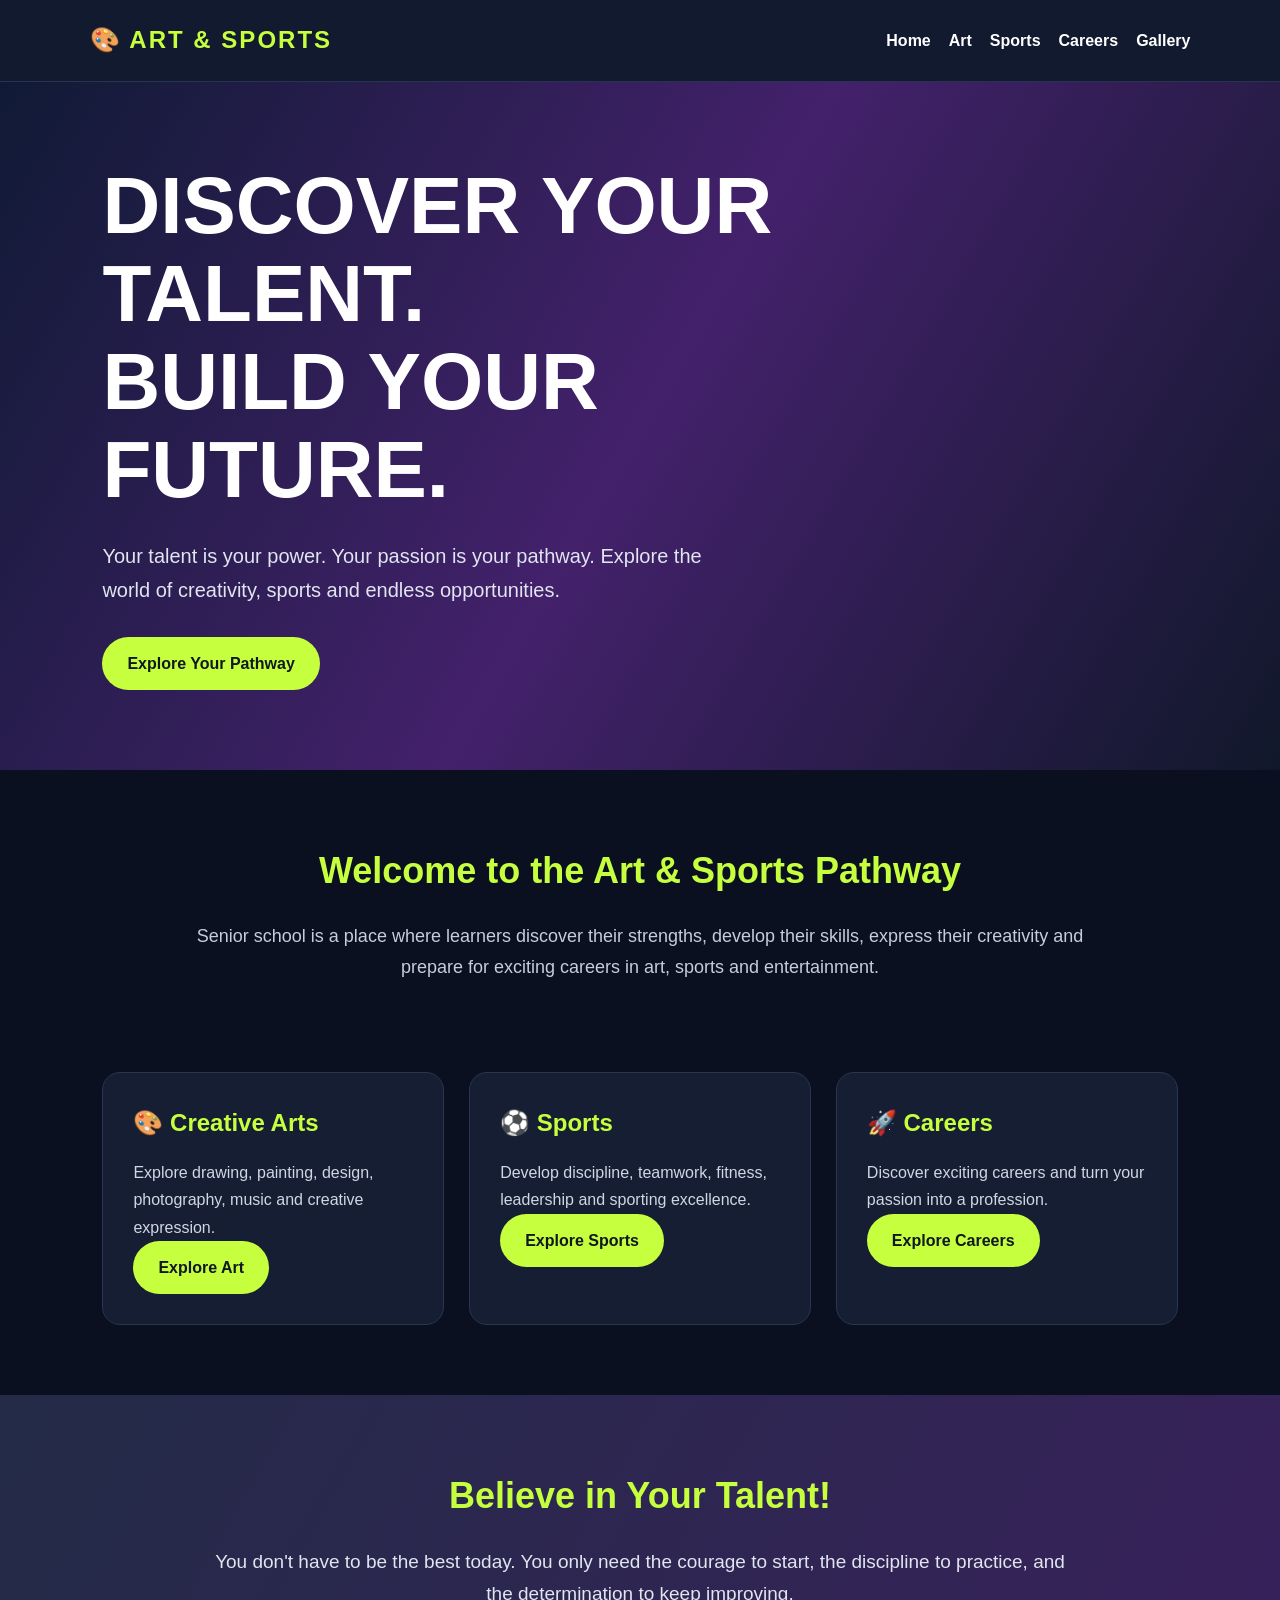
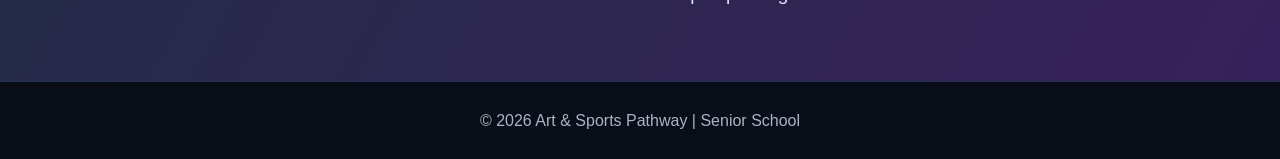
<file: index.html>
<!DOCTYPE html>
<html lang="en">
<head>
    <meta charset="UTF-8">
    <meta name="viewport" content="width=device-width, initial-scale=1.0">
    <title>Art & Sports Pathway | Senior School</title>
    <link rel="stylesheet" href="style.css">
</head>
<body>

<header>
    <h2>🎨 ART & SPORTS</h2>
    <nav>
        <a href="index.html">Home</a>
        <a href="art.html">Art</a>
        <a href="sports.html">Sports</a>
        <a href="careers.html">Careers</a>
        <a href="gallery.html">Gallery</a>
    </nav>
</header>

<section class="hero">
    <div class="hero-content">
        <h1>DISCOVER YOUR TALENT.<br>BUILD YOUR FUTURE.</h1>
        <p>
            Your talent is your power. Your passion is your pathway.
            Explore the world of creativity, sports and endless opportunities.
        </p>
        <a href="art.html" class="btn">Explore Your Pathway</a>
    </div>
</section>

<section class="intro">
    <h2>Welcome to the Art & Sports Pathway</h2>
    <p>
        Senior school is a place where learners discover their strengths,
        develop their skills, express their creativity and prepare for
        exciting careers in art, sports and entertainment.
    </p>
</section>

<section class="cards">
    <div class="card">
        <h2>🎨 Creative Arts</h2>
        <p>Explore drawing, painting, design, photography, music and creative expression.</p>
        <a href="art.html" class="btn">Explore Art</a>
    </div>

    <div class="card">
        <h2>⚽ Sports</h2>
        <p>Develop discipline, teamwork, fitness, leadership and sporting excellence.</p>
        <a href="sports.html" class="btn">Explore Sports</a>
    </div>

    <div class="card">
        <h2>🚀 Careers</h2>
        <p>Discover exciting careers and turn your passion into a profession.</p>
        <a href="careers.html" class="btn">Explore Careers</a>
    </div>
</section>

<section class="motivation">
    <h2>Believe in Your Talent!</h2>
    <p>
        You don't have to be the best today.
        You only need the courage to start, the discipline to practice,
        and the determination to keep improving.
    </p>
</section>

<footer>
       <p>&copy; <span class="year"></span> Art & Sports Pathway | Senior School</p>
</footer>

<script src="script.js"></script>
</body>
</html>
</file>
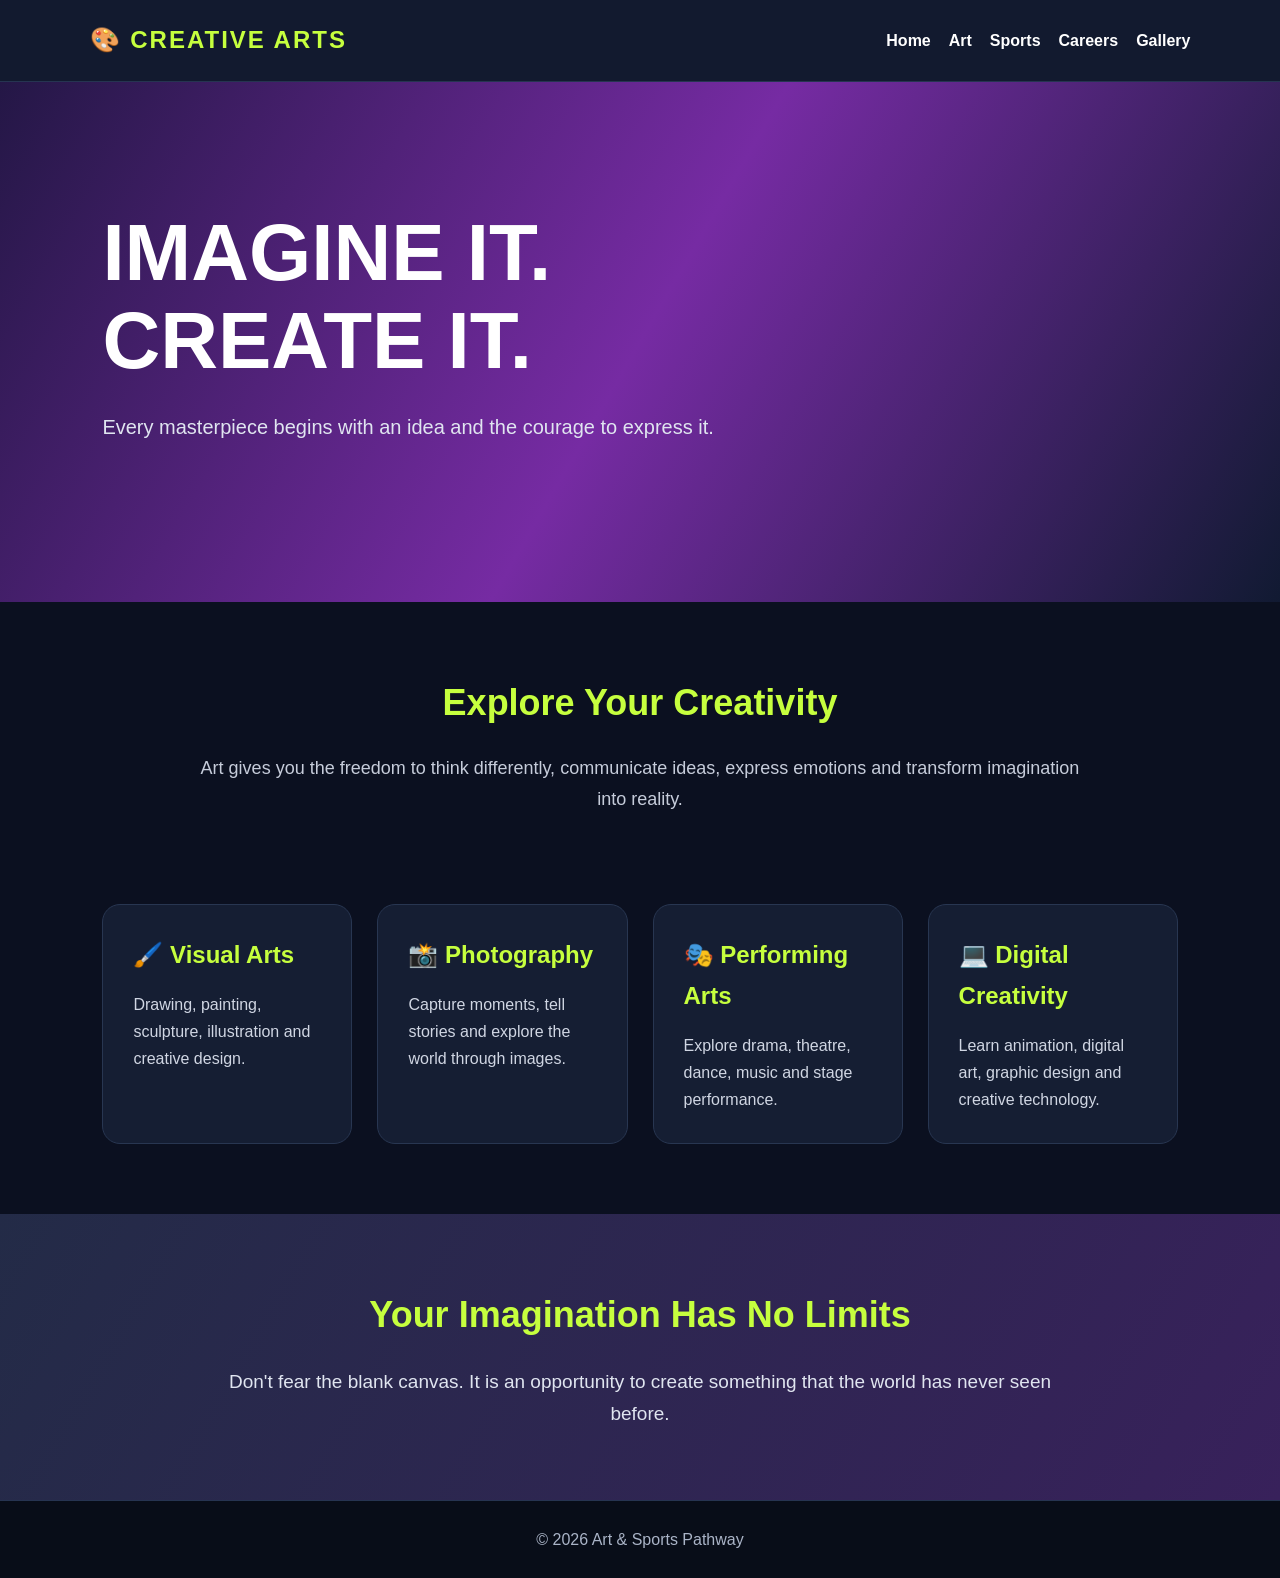
<file: art.html>
<!DOCTYPE html>
<html lang="en">
<head>
    <meta charset="UTF-8">
    <meta name="viewport" content="width=device-width, initial-scale=1.0">
    <title>Creative Arts | Art & Sports Pathway</title>
    <link rel="stylesheet" href="style.css">
</head>
<body>

<header>
    <h2>🎨 CREATIVE ARTS</h2>
    <nav>
        <a href="index.html">Home</a>
        <a href="art.html">Art</a>
        <a href="sports.html">Sports</a>
        <a href="careers.html">Careers</a>
        <a href="gallery.html">Gallery</a>
    </nav>
</header>

<section class="hero art-hero">
    <div class="hero-content">
        <h1>IMAGINE IT.<br>CREATE IT.</h1>
        <p>Every masterpiece begins with an idea and the courage to express it.</p>
    </div>
</section>

<section class="intro">
    <h2>Explore Your Creativity</h2>
    <p>
        Art gives you the freedom to think differently, communicate ideas,
        express emotions and transform imagination into reality.
    </p>
</section>

<section class="cards">
    <div class="card">
        <h2>🖌️ Visual Arts</h2>
        <p>Drawing, painting, sculpture, illustration and creative design.</p>
    </div>

    <div class="card">
        <h2>📸 Photography</h2>
        <p>Capture moments, tell stories and explore the world through images.</p>
    </div>

    <div class="card">
        <h2>🎭 Performing Arts</h2>
        <p>Explore drama, theatre, dance, music and stage performance.</p>
    </div>

    <div class="card">
        <h2>💻 Digital Creativity</h2>
        <p>Learn animation, digital art, graphic design and creative technology.</p>
    </div>
</section>

<section class="motivation">
    <h2>Your Imagination Has No Limits</h2>
    <p>
        Don't fear the blank canvas. It is an opportunity to create something
        that the world has never seen before.
    </p>
</section>

<footer>
       <p>&copy; <span class="year"></span> Art & Sports Pathway</p>
</footer>

<script src="script.js"></script>
</body>
</html>
</file>
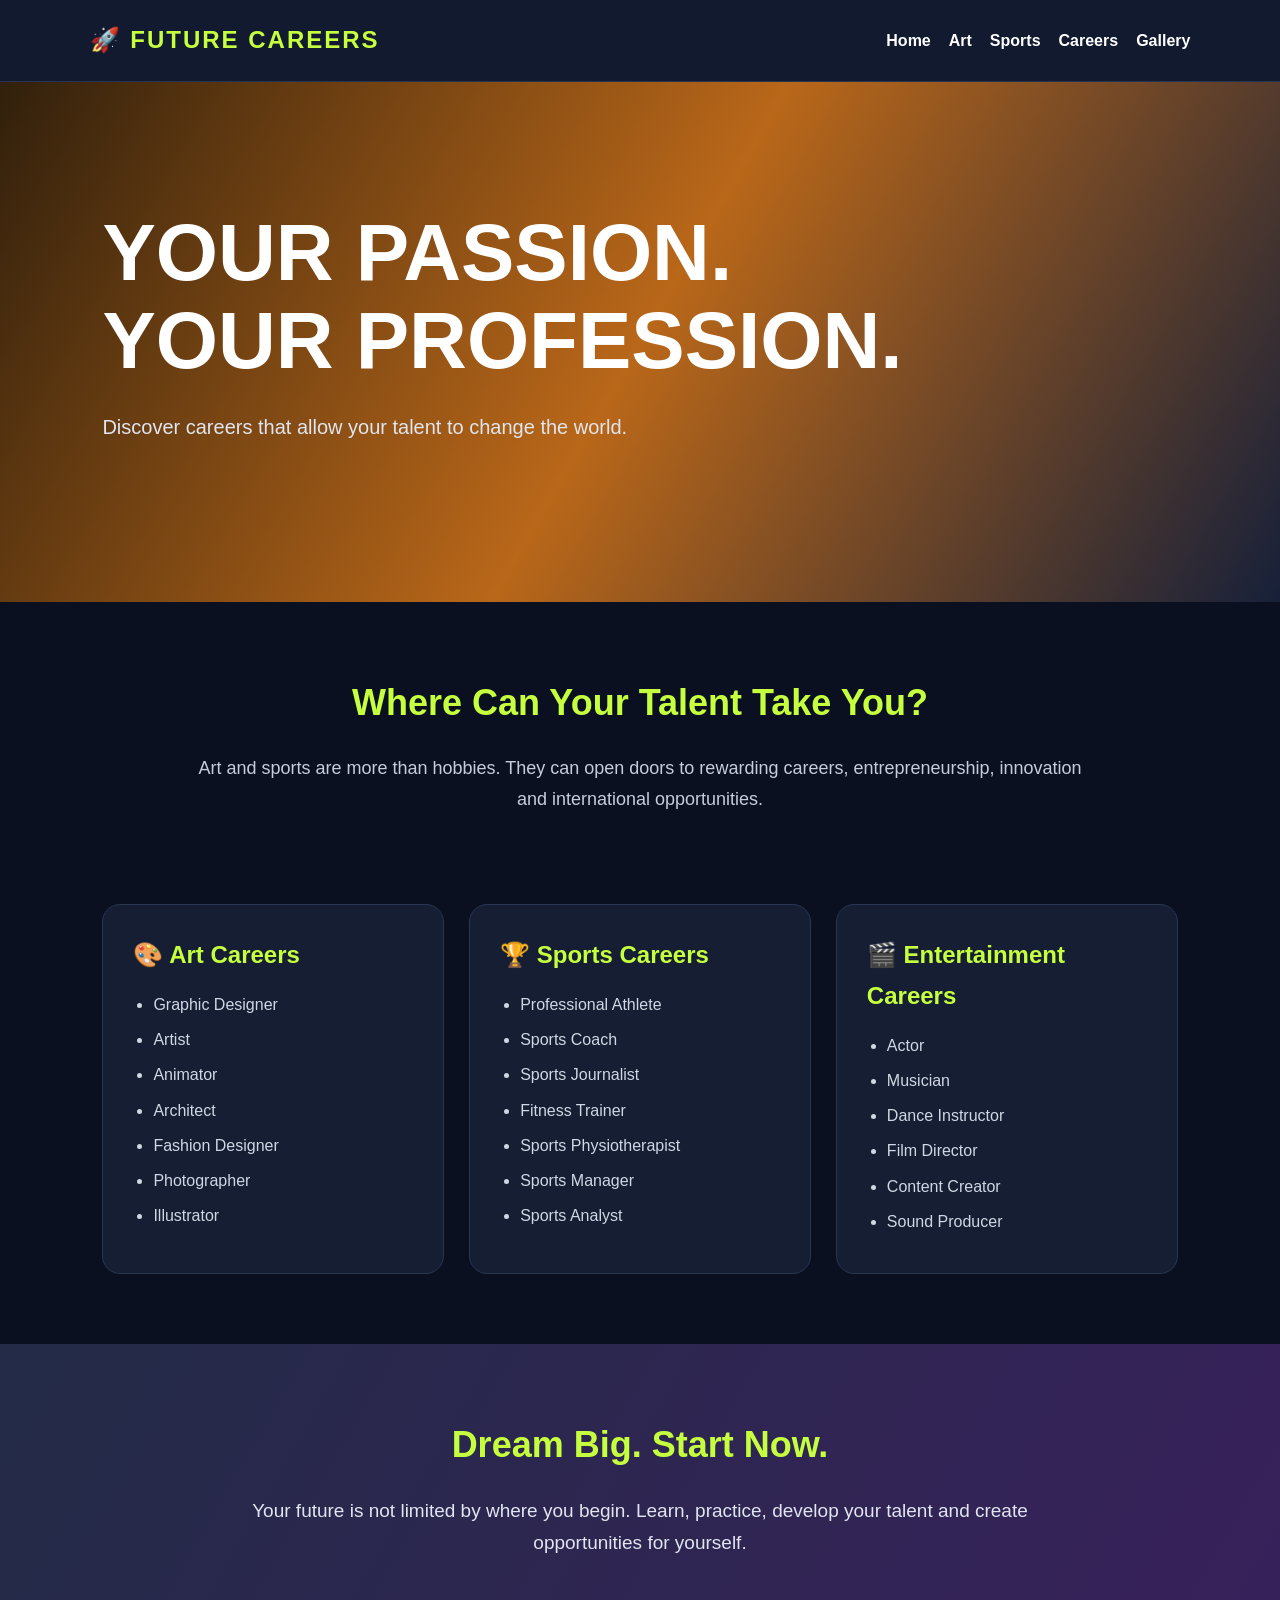
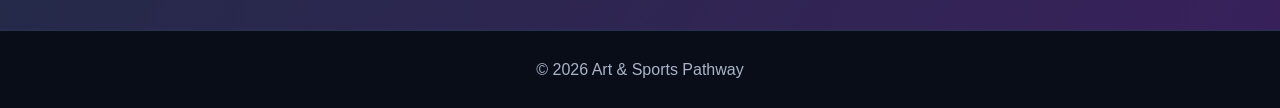
<file: careers.html>
<!DOCTYPE html>
<html lang="en">
<head>
    <meta charset="UTF-8">
    <meta name="viewport" content="width=device-width, initial-scale=1.0">
    <title>Careers | Art & Sports Pathway</title>
    <link rel="stylesheet" href="style.css">
</head>
<body>

<header>
    <h2>🚀 FUTURE CAREERS</h2>
    <nav>
        <a href="index.html">Home</a>
        <a href="art.html">Art</a>
        <a href="sports.html">Sports</a>
        <a href="careers.html">Careers</a>
        <a href="gallery.html">Gallery</a>
    </nav>
</header>

<section class="hero career-hero">
    <div class="hero-content">
        <h1>YOUR PASSION.<br>YOUR PROFESSION.</h1>
        <p>Discover careers that allow your talent to change the world.</p>
    </div>
</section>

<section class="intro">
    <h2>Where Can Your Talent Take You?</h2>
    <p>
        Art and sports are more than hobbies.
        They can open doors to rewarding careers, entrepreneurship,
        innovation and international opportunities.
    </p>
</section>

<section class="cards">
    <div class="card">
        <h2>🎨 Art Careers</h2>
        <ul>
            <li>Graphic Designer</li>
            <li>Artist</li>
            <li>Animator</li>
            <li>Architect</li>
            <li>Fashion Designer</li>
            <li>Photographer</li>
            <li>Illustrator</li>
        </ul>
    </div>

    <div class="card">
        <h2>🏆 Sports Careers</h2>
        <ul>
            <li>Professional Athlete</li>
            <li>Sports Coach</li>
            <li>Sports Journalist</li>
            <li>Fitness Trainer</li>
            <li>Sports Physiotherapist</li>
            <li>Sports Manager</li>
            <li>Sports Analyst</li>
        </ul>
    </div>

    <div class="card">
        <h2>🎬 Entertainment Careers</h2>
        <ul>
            <li>Actor</li>
            <li>Musician</li>
            <li>Dance Instructor</li>
            <li>Film Director</li>
            <li>Content Creator</li>
            <li>Sound Producer</li>
        </ul>
    </div>
</section>

<section class="motivation">
    <h2>Dream Big. Start Now.</h2>
    <p>
        Your future is not limited by where you begin.
        Learn, practice, develop your talent and create opportunities
        for yourself.
    </p>
</section>

<footer>
       <p>&copy; <span class="year"></span> Art & Sports Pathway</p>
</footer>

<script src="script.js"></script>
</body>
</html>
</file>
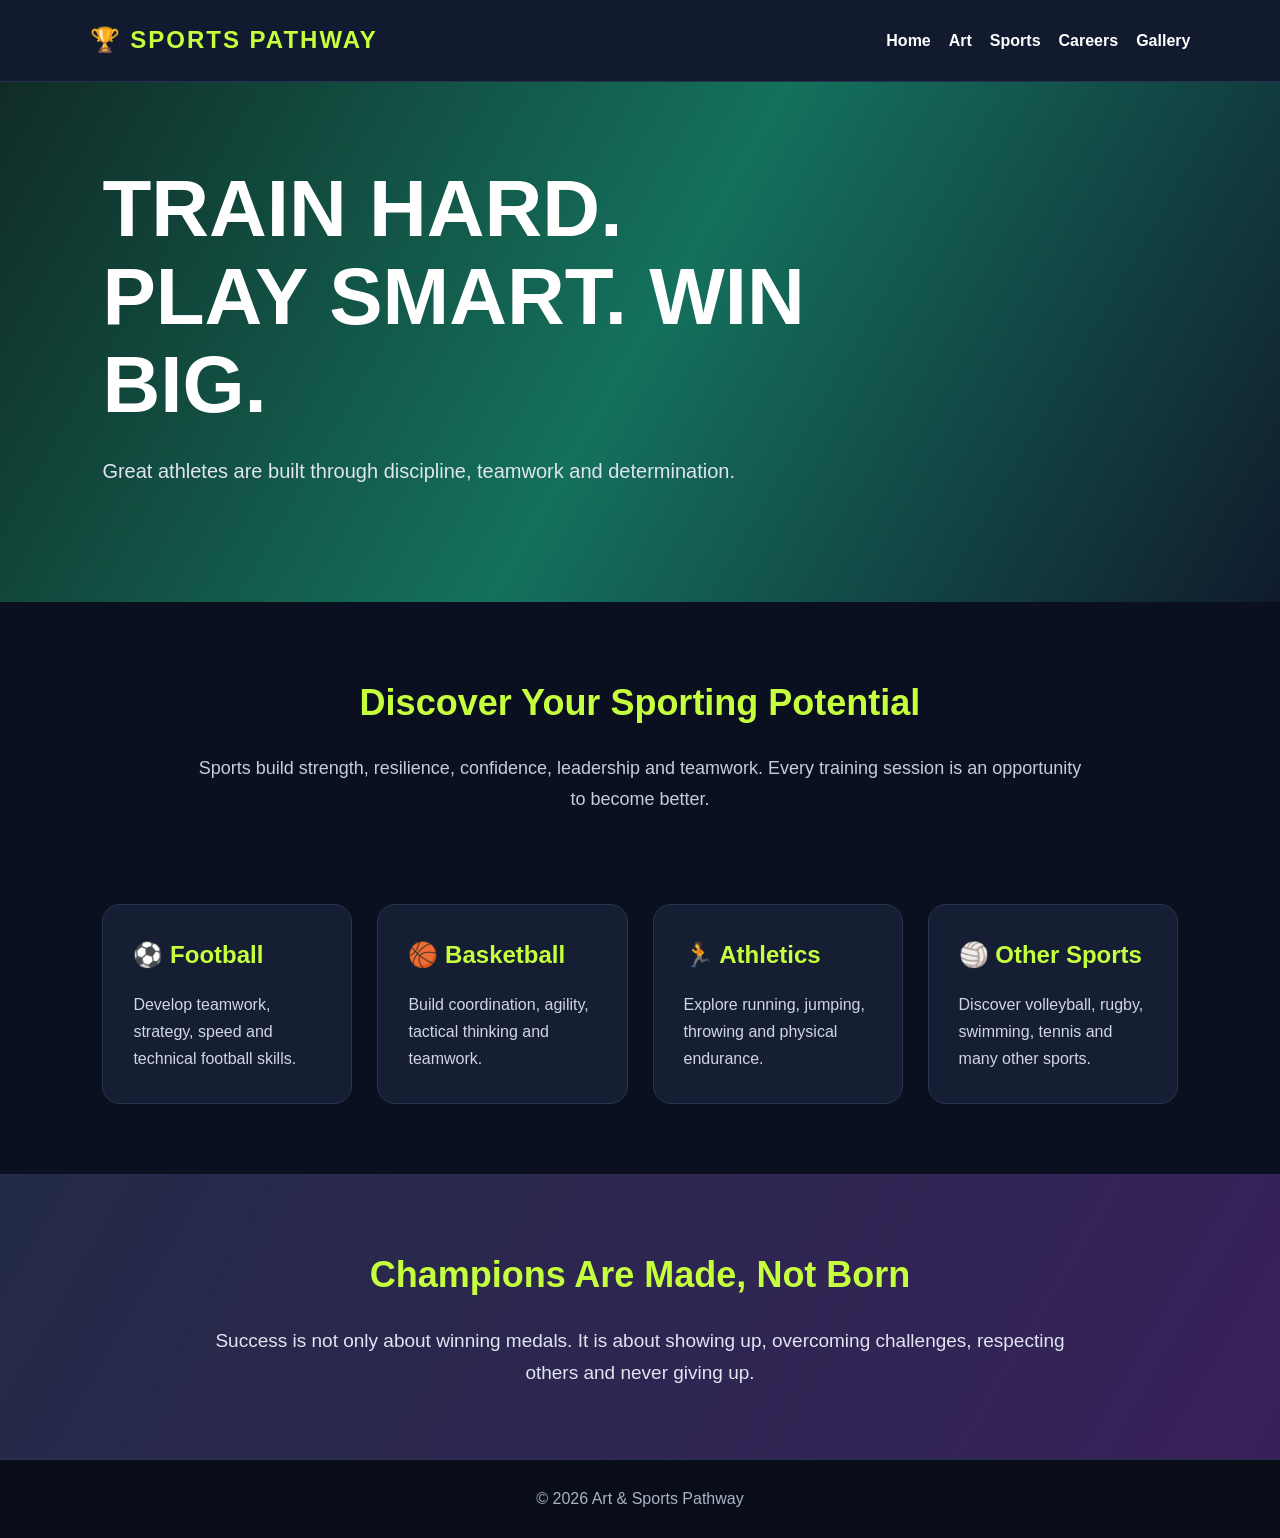
<file: sports.html>
<!DOCTYPE html>
<html lang="en">
<head>
    <meta charset="UTF-8">
    <meta name="viewport" content="width=device-width, initial-scale=1.0">
    <title>Sports Pathway | Art & Sports</title>
    <link rel="stylesheet" href="style.css">
</head>
<body>

<header>
    <h2>🏆 SPORTS PATHWAY</h2>
    <nav>
        <a href="index.html">Home</a>
        <a href="art.html">Art</a>
        <a href="sports.html">Sports</a>
        <a href="careers.html">Careers</a>
        <a href="gallery.html">Gallery</a>
    </nav>
</header>

<section class="hero sports-hero">
    <div class="hero-content">
        <h1>TRAIN HARD.<br>PLAY SMART. WIN BIG.</h1>
        <p>Great athletes are built through discipline, teamwork and determination.</p>
    </div>
</section>

<section class="intro">
    <h2>Discover Your Sporting Potential</h2>
    <p>
        Sports build strength, resilience, confidence, leadership and teamwork.
        Every training session is an opportunity to become better.
    </p>
</section>

<section class="cards">
    <div class="card">
        <h2>⚽ Football</h2>
        <p>Develop teamwork, strategy, speed and technical football skills.</p>
    </div>

    <div class="card">
        <h2>🏀 Basketball</h2>
        <p>Build coordination, agility, tactical thinking and teamwork.</p>
    </div>

    <div class="card">
        <h2>🏃 Athletics</h2>
        <p>Explore running, jumping, throwing and physical endurance.</p>
    </div>

    <div class="card">
        <h2>🏐 Other Sports</h2>
        <p>Discover volleyball, rugby, swimming, tennis and many other sports.</p>
    </div>
</section>

<section class="motivation">
    <h2>Champions Are Made, Not Born</h2>
    <p>
        Success is not only about winning medals. It is about showing up,
        overcoming challenges, respecting others and never giving up.
    </p>
</section>

<footer>
       <p>&copy; <span class="year"></span> Art & Sports Pathway</p>
</footer>

<script src="script.js"></script>
</body>
</html>
</file>
<file: style.css>
/* =========================
   GENERAL SETTINGS
========================= */
* {
    margin: 0;
    padding: 0;
    box-sizing: border-box;
}

html {
    scroll-behavior: smooth;
}

body {
    font-family: Arial, Helvetica, sans-serif;
    background: #0b1020;
    color: #ffffff;
    line-height: 1.7;
}

a {
    text-decoration: none;
    color: inherit;
}

/* =========================
   HEADER & NAVIGATION
========================= */
header {
    background: #121a2f;
    padding: 20px 7%;
    display: flex;
    justify-content: space-between;
    align-items: center;
    flex-wrap: wrap;
    gap: 15px;
    border-bottom: 1px solid #263451;
}

header h2 {
    color: #c6ff3e;
    letter-spacing: 2px;
}

nav {
    display: flex;
    flex-wrap: wrap;
    gap: 18px;
}

nav a {
    color: #ffffff;
    font-weight: bold;
    transition: 0.3s;
}

nav a:hover {
    color: #c6ff3e;
}

/* =========================
   HERO SECTIONS
========================= */
.hero {
    min-height: 520px;
    padding: 80px 8%;
    display: flex;
    align-items: center;
    background:
        linear-gradient(120deg, #101a35, #43216b, #11182b);
}

.hero-content {
    max-width: 850px;
}

.hero h1 {
    font-size: clamp(40px, 7vw, 80px);
    line-height: 1.1;
    margin-bottom: 25px;
    font-weight: 900;
}

.hero p {
    font-size: 20px;
    color: #e0e5f0;
    max-width: 650px;
    margin-bottom: 30px;
}

.art-hero {
    background: linear-gradient(120deg, #241746, #762ba3, #111a32);
}

.sports-hero {
    background: linear-gradient(120deg, #102b26, #14715c, #101b2d);
}

.career-hero {
    background: linear-gradient(120deg, #31200c, #b96719, #172039);
}

.gallery-hero {
    background: linear-gradient(120deg, #122038, #2456a0, #281a4c);
}

/* =========================
   BUTTONS
========================= */
.btn {
    display: inline-block;
    background: #c6ff3e;
    color: #101820;
    padding: 13px 25px;
    border-radius: 30px;
    font-weight: bold;
    transition: 0.3s;
    border: none;
}

.btn:hover {
    transform: translateY(-4px);
    background: #ffffff;
    box-shadow: 0 8px 25px rgba(198, 255, 62, 0.2);
}

/* =========================
   INTRO SECTION
========================= */
.intro {
    text-align: center;
    padding: 70px 10%;
}

.intro h2 {
    color: #c6ff3e;
    font-size: 36px;
    margin-bottom: 20px;
}

.intro p {
    color: #c6ccda;
    max-width: 900px;
    margin: auto;
    font-size: 18px;
}

/* =========================
   CONTENT CARDS
========================= */
.cards {
    display: grid;
    grid-template-columns: repeat(auto-fit, minmax(250px, 1fr));
    gap: 25px;
    padding: 20px 8% 70px;
}

.card {
    background: #151e33;
    border: 1px solid #283651;
    padding: 30px;
    border-radius: 18px;
    transition: 0.3s;
}

.card:hover {
    transform: translateY(-8px);
    border-color: #c6ff3e;
    box-shadow: 0 10px 30px rgba(0, 0, 0, 0.25);
}

.card h2 {
    color: #c6ff3e;
    margin-bottom: 15px;
    font-size: 24px;
}

.card p {
    color: #d0d6e3;
}

.card ul {
    padding-left: 20px;
    color: #d0d6e3;
}

.card li {
    margin-bottom: 8px;
}

/* =========================
   MOTIVATIONAL SECTION
========================= */
.motivation {
    padding: 70px 10%;
    text-align: center;
    background: linear-gradient(120deg, #232b47, #38215b);
}

.motivation h2 {
    color: #c6ff3e;
    font-size: 36px;
    margin-bottom: 20px;
}

.motivation p {
    max-width: 850px;
    margin: auto;
    font-size: 19px;
    color: #e0e5f0;
}

/* =========================
   GALLERY
========================= */
.gallery {
    padding: 30px 8% 80px;
    display: grid;
    grid-template-columns: repeat(auto-fit, minmax(240px, 1fr));
    gap: 25px;
}

.gallery-item {
    overflow: hidden;
    background: #151e33;
    border-radius: 18px;
    border: 1px solid #283651;
    transition: 0.3s;
}

.gallery-item:hover {
    transform: scale(1.03);
}

.gallery-item img {
    width: 100%;
    height: 260px;
    object-fit: cover;
    display: block;
}

.gallery-item h3 {
    padding: 20px;
    color: #c6ff3e;
}

/* =========================
   FOOTER
========================= */
footer {
    text-align: center;
    padding: 25px;
    background: #080d18;
    color: #aab4c7;
    border-top: 1px solid #263451;
}

/* =========================
   RESPONSIVE DESIGN
========================= */
@media (max-width: 768px) {
    header {
        flex-direction: column;
        text-align: center;
    }

    nav {
        justify-content: center;
    }

    nav a {
        font-size: 14px;
    }

    .hero {
        min-height: 400px;
        padding: 55px 7%;
    }

    .hero h1 {
        font-size: 43px;
    }

    .hero p {
        font-size: 17px;
    }

    .intro h2,
    .motivation h2 {
        font-size: 28px;
    }

    .cards {
        padding: 15px 6% 50px;
    }
}

@media (max-width: 480px) {
    nav {
        gap: 12px;
    }

    .hero h1 {
        font-size: 34px;
    }

    .card {
        padding: 22px;
    }
}
</file>
